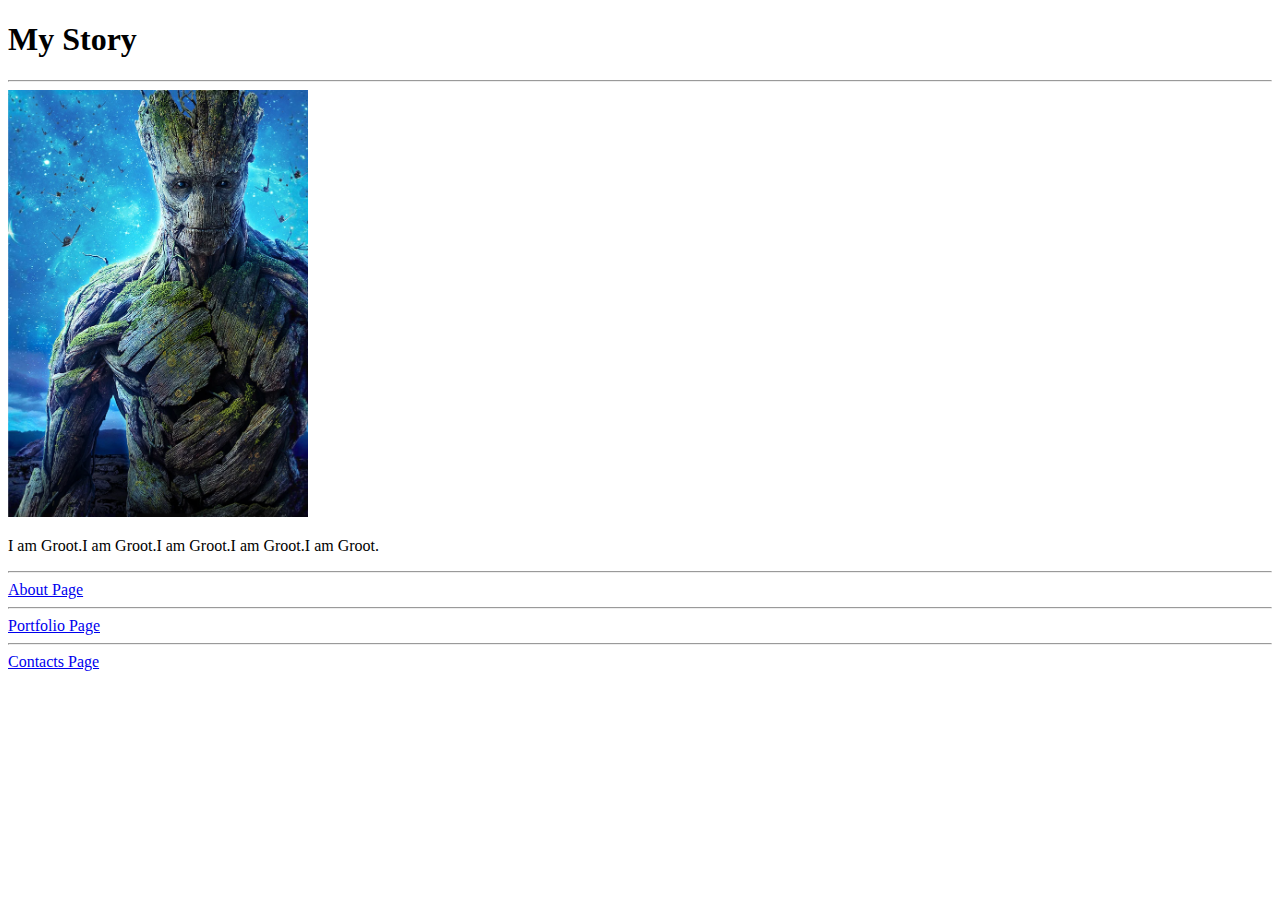
<file: index.html>
<!DOCTYPE html>
<html lang="en">
<head>
    <meta charset="UTF-8">
    <meta name="viewport" content="width=\, initial-scale=1.0">
    <title>My First Webpage</title>
</head>
<body>
    <h1>My Story</h1>
    <hr/>
    <img src="images/Groot.png" width="300px"/>
    <p>I am Groot.I am Groot.I am Groot.I am Groot.I am Groot.</p>
    <hr/>
    <a href="about.html">About Page</a>
    <hr/>
    <a href="pages/portfolio.html">Portfolio Page</a>
    <hr/>
    <a href="../contact.html">Contacts Page</a>
</body>
</html>
</file>
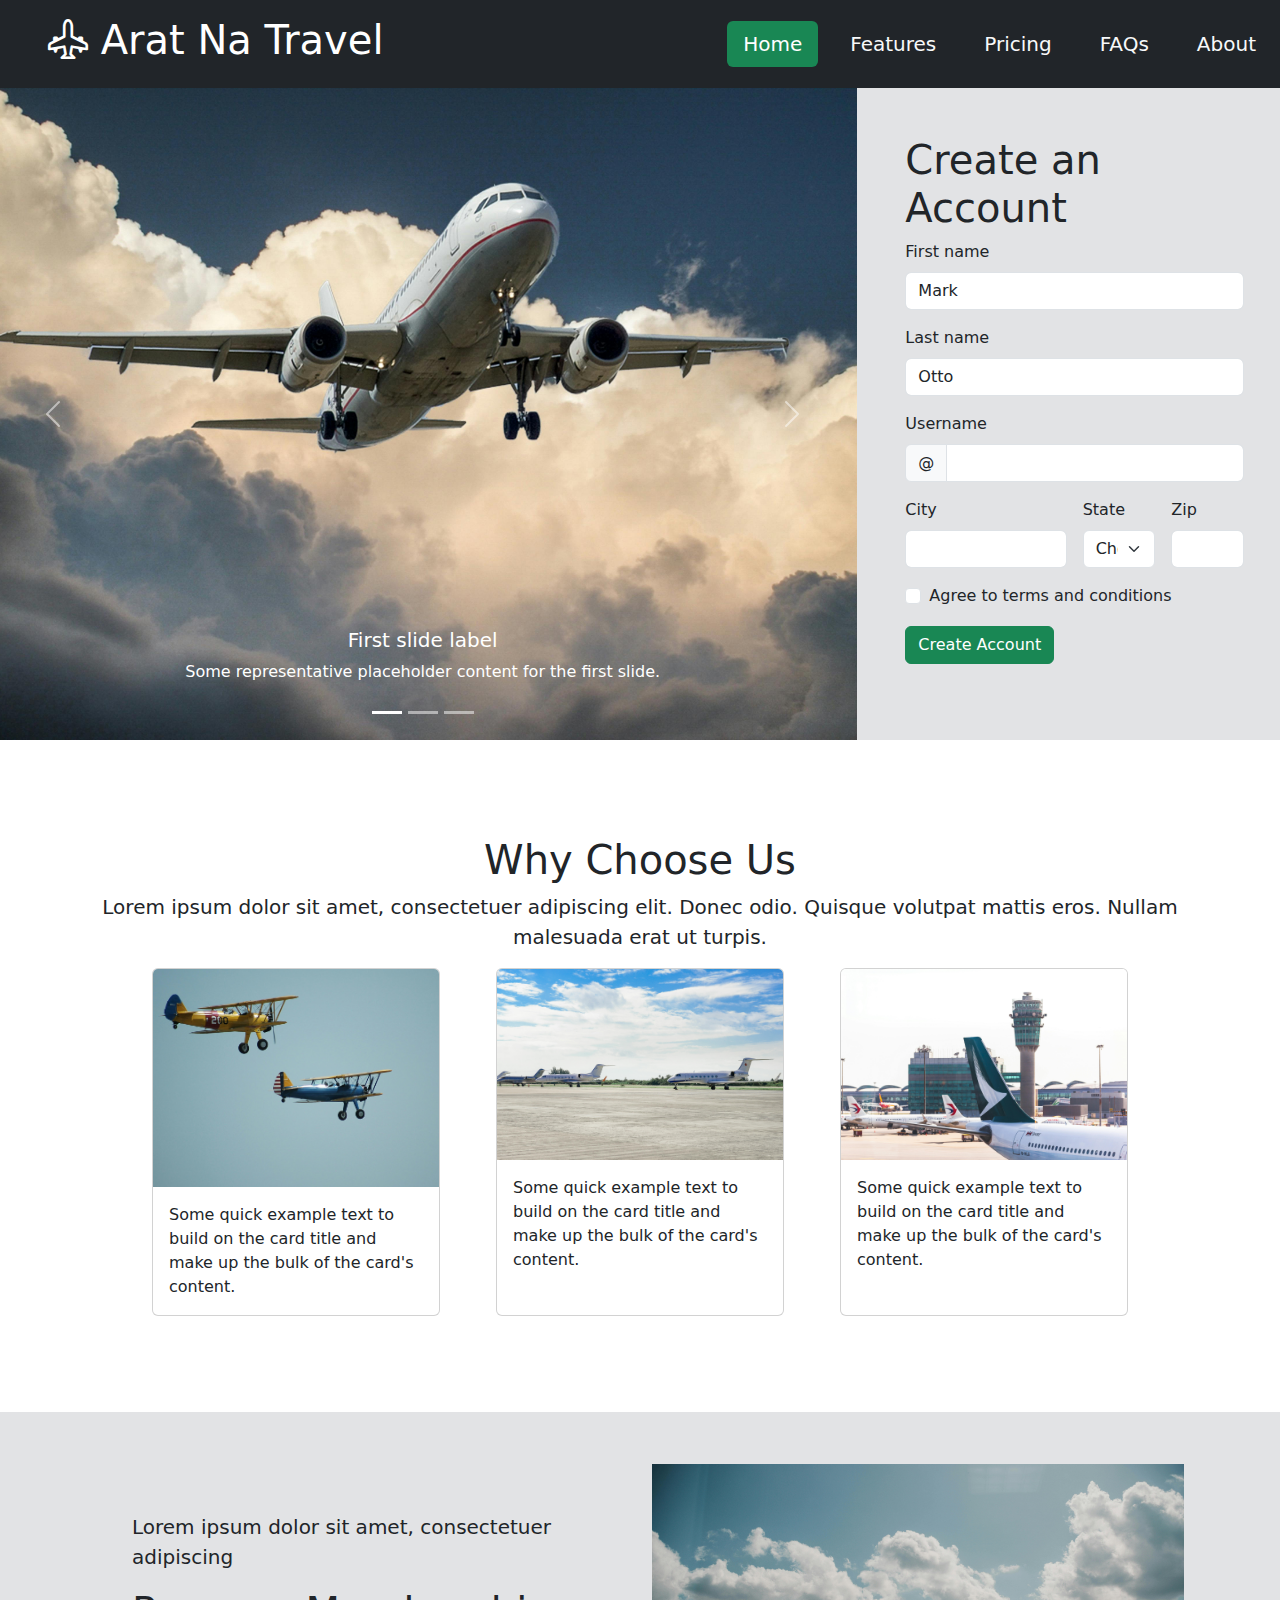
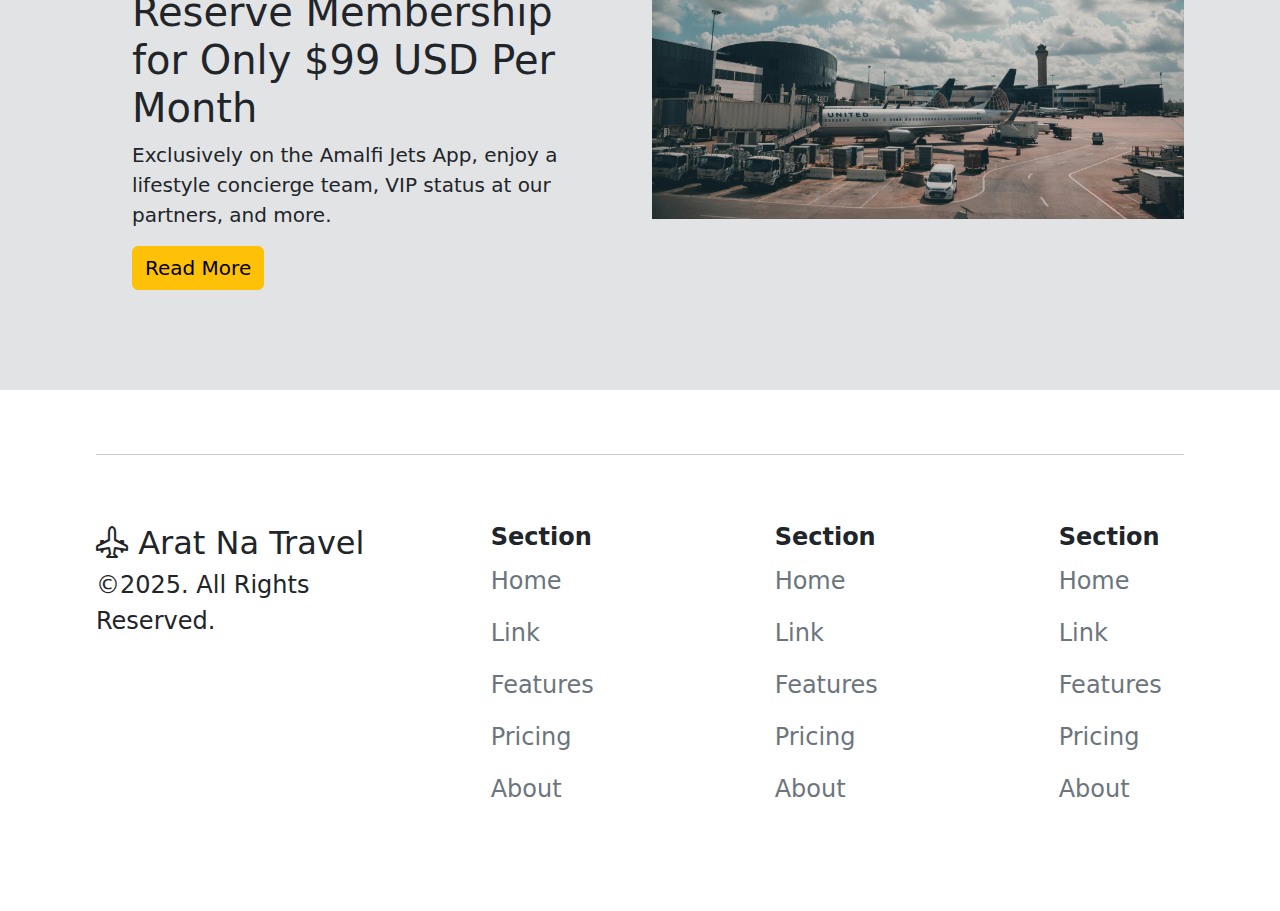
<file: sysfund-prelim-lab/index.html>
<!doctype html>
<html lang="en">
  <head>
    <meta charset="utf-8">
    <meta name="viewport" content="width=device-width, initial-scale=1">
    <title>Arat Na Travel</title>
    <link href="https://cdn.jsdelivr.net/npm/bootstrap@5.3.3/dist/css/bootstrap.min.css" rel="stylesheet">
    <link rel="stylesheet" href="https://cdn.jsdelivr.net/npm/bootstrap-icons@1.11.3/font/bootstrap-icons.min.css">
  </head>
  <body>
    <div class="d-flex bg-dark flex-row justify-content-between align-items-center">
        <div class="p-3 px-5 ">
            <h1 class="text-white bg-dark"><i class="bi bi-airplane-engines"></i> Arat Na Travel</h1>
        </div>
        <div>
            <ul class="nav nav-pills ">
                <li class="nav-item p-2">
                  <a class="nav-link bg-success fs-5 active" aria-current="page" href="#">Home</a>
                </li>
                <li class="nav-item p-2">
                  <a class="nav-link text-light fs-5" href="#">Features</a>
                </li>
                <li class="nav-item p-2">
                  <a class="nav-link text-light fs-5" href="#">Pricing</a>
                </li>
                <li class="nav-item p-2">
                  <a class="nav-link text-light fs-5" aria-disabled="true">FAQs</a>
                </li>
                <li class="nav-item p-2">
                    <a class="nav-link text-light fs-5" aria-disabled="true">About</a>
                  </li>
              </ul>
        </div>
    </div>

    <div>
        <div class="row">
          <div class="col-8 p-0">
            <div id="carouselExampleCaptions" class="carousel slide vw-50">
                <div class="carousel-indicators">
                  <button type="button" data-bs-target="#carouselExampleCaptions" data-bs-slide-to="0" class="active" aria-current="true" aria-label="Slide 1"></button>
                  <button type="button" data-bs-target="#carouselExampleCaptions" data-bs-slide-to="1" aria-label="Slide 2"></button>
                  <button type="button" data-bs-target="#carouselExampleCaptions" data-bs-slide-to="2" aria-label="Slide 3"></button>
                </div>
                <div class="carousel-inner">
                  <div class="carousel-item active">
                    <img src="./images/pic1.jpg" class="d-block w-100" alt="...">
                    <div class="carousel-caption d-none d-md-block">
                      <h5>First slide label</h5>
                      <p>Some representative placeholder content for the first slide.</p>
                    </div>
                  </div>
                  <div class="carousel-item">
                    <img src="./images/pic2.jpg" class="d-block w-100" alt="...">
                    <div class="carousel-caption d-none d-md-block">
                      <h5>Second slide label</h5>
                      <p>Some representative placeholder content for the second slide.</p>
                    </div>
                  </div>
                  <div class="carousel-item">
                    <img src="./images/pic3.jpg" class="d-block w-100" alt="...">
                    <div class="carousel-caption d-none d-md-block">
                      <h5>Third slide label</h5>
                      <p>Some representative placeholder content for the third slide.</p>
                    </div>
                  </div>
                </div>
                <button class="carousel-control-prev" type="button" data-bs-target="#carouselExampleCaptions" data-bs-slide="prev">
                  <span class="carousel-control-prev-icon" aria-hidden="true"></span>
                  <span class="visually-hidden">Previous</span>
                </button>
                <button class="carousel-control-next" type="button" data-bs-target="#carouselExampleCaptions" data-bs-slide="next">
                  <span class="carousel-control-next-icon" aria-hidden="true"></span>
                  <span class="visually-hidden">Next</span>
                </button>
              </div>
          </div>
          <div class="col p-5 bg-secondary-subtle">
            <h1>Create an Account</h1>
            <form class="row g-3 needs-validation" novalidate>
                <div class="col-md-12">
                  <label for="validationCustom01" class="form-label">First name</label>
                  <input type="text" class="form-control" id="validationCustom01" value="Mark" required>
                  <div class="valid-feedback">
                    Looks good!
                  </div>
                </div>
                <div class="col-md-12">
                  <label for="validationCustom02" class="form-label">Last name</label>
                  <input type="text" class="form-control" id="validationCustom02" value="Otto" required>
                  <div class="valid-feedback">
                    Looks good!
                  </div>
                </div>
                <div class="col-md-12">
                  <label for="validationCustomUsername" class="form-label">Username</label>
                  <div class="input-group has-validation">
                    <span class="input-group-text" id="inputGroupPrepend">@</span>
                    <input type="text" class="form-control" id="validationCustomUsername" aria-describedby="inputGroupPrepend" required>
                    <div class="invalid-feedback">
                      Please choose a username.
                    </div>
                  </div>
                </div>
                <div class="col-md-6">
                  <label for="validationCustom03" class="form-label">City</label>
                  <input type="text" class="form-control" id="validationCustom03" required>
                  <div class="invalid-feedback">
                    Please provide a valid city.
                  </div>
                </div>
                <div class="col-md-3">
                  <label for="validationCustom04" class="form-label">State</label>
                  <select class="form-select" id="validationCustom04" required>
                    <option selected disabled value="">Choose...</option>
                    <option>...</option>
                  </select>
                  <div class="invalid-feedback">
                    Please select a valid state.
                  </div>
                </div>
                <div class="col-md-3">
                  <label for="validationCustom05" class="form-label">Zip</label>
                  <input type="text" class="form-control" id="validationCustom05" required>
                  <div class="invalid-feedback">
                    Please provide a valid zip.
                  </div>
                </div>
                <div class="col-12">
                  <div class="form-check">
                    <input class="form-check-input" type="checkbox" value="" id="invalidCheck" required>
                    <label class="form-check-label" for="invalidCheck">
                      Agree to terms and conditions
                    </label>
                    <div class="invalid-feedback">
                      You must agree before submitting.
                    </div>
                  </div>
                </div>
                <div class="col-12">
                  <button class="btn btn-success" type="submit">Create Account</button>
                </div>
              </form>
          </div>
        </div>
    </div>

    <div class="m-5 p-5">
        <div class="text-center">
            <h1>Why Choose Us</h1>
            <p class="fs-5">Lorem ipsum dolor sit amet, consectetuer adipiscing elit. Donec odio. Quisque volutpat mattis eros. Nullam malesuada erat ut turpis.</p>
        </div>
        <div class="d-flex justify-content-evenly">
            <div class="card" style="width: 18rem;">
                <img src="./images/pic4.jpg" class="card-img-top" alt="...">
                <div class="card-body">
                  <p class="card-text">Some quick example text to build on the card title and make up the bulk of the card's content.</p>
                </div>
            </div>
            <div class="card" style="width: 18rem;">
                <img src="./images/pic5.jpg" class="card-img-top" alt="...">
                <div class="card-body">
                  <p class="card-text">Some quick example text to build on the card title and make up the bulk of the card's content.</p>
                </div>
            </div>
            <div class="card" style="width: 18rem;">
                <img src="./images/pic6.jpg" class="card-img-top" alt="...">
                <div class="card-body">
                  <p class="card-text">Some quick example text to build on the card title and make up the bulk of the card's content.</p>
                </div>
              </div>
        </div>
    </div>

    <div class="bg-secondary-subtle p-5">
        <div class="row p-1 px-5" >
            <div class="col-6 p-5 d-flex align-items-center">
                <div>
                    <p class="fs-5">Lorem ipsum dolor sit amet, consectetuer adipiscing</p>
                    <h1>Reserve Membership for Only $99 USD Per Month</h1>
                    <p class="fs-5">Exclusively on the Amalfi Jets App, enjoy a lifestyle concierge team, VIP status at our partners, and more.</p>
                    <button type="button" class="btn btn-warning fs-5">Read More</button>
                </div>
            </div>
            <div class="col-6">
                <img src="./images/pic7.jpg" class="img-fluid" alt="...">
            </div>
        </div>
    </div>

    <div class="p-5 mx-5">
        <hr/>
        <div>
            <div class="row py-5 gx-5">
                <div class="col-md-4">
                    <p class="fs-2 fw-medium m-0"><i class="bi bi-airplane-engines"></i> Arat Na Travel</p>
                    <p class="fs-4">©2025. All Rights Reserved.</p>
                </div>
                <div class="col-md-2">
                    <P class="px-3 m-0 fw-bold fs-4">Section</p>
                    <ul class="nav d-flex flex-column">
                        <li class="nav-item">
                          <a class="nav-link active text-secondary fs-4" aria-current="page" href="#">Home</a>
                        </li>
                        <li class="nav-item">
                          <a class="nav-link text-secondary fs-4" href="#">Link</a>
                        </li>
                        <li class="nav-item">
                          <a class="nav-link text-secondary fs-4" href="#">Features</a>
                        </li>
                        <li class="nav-item">
                            <a class="nav-link text-secondary fs-4" href="#">Pricing</a>
                          </li>
                          <li class="nav-item">
                            <a class="nav-link text-secondary fs-4" href="#">About</a>
                          </li>
                      </ul>
                </div>
                <div class="col-md-2 offset-sm-1">
                    <P class="px-3 m-0 fw-bold fs-4">Section</p>
                    <ul class="nav d-flex flex-column">
                        <li class="nav-item">
                          <a class="nav-link active text-secondary fs-4" aria-current="page" href="#">Home</a>
                        </li>
                        <li class="nav-item">
                          <a class="nav-link text-secondary fs-4" href="#">Link</a>
                        </li>
                        <li class="nav-item">
                          <a class="nav-link text-secondary fs-4" href="#">Features</a>
                        </li>
                        <li class="nav-item">
                            <a class="nav-link text-secondary fs-4" href="#">Pricing</a>
                          </li>
                          <li class="nav-item">
                            <a class="nav-link text-secondary fs-4" href="#">About</a>
                          </li>
                      </ul>
                </div>
                <div class="col-md-2 offset-md-1">
                    <P class="px-3 m-0 fw-bold fs-4">Section</p>
                    <ul class="nav d-flex flex-column">
                        <li class="nav-item">
                          <a class="nav-link active text-secondary fs-4" aria-current="page" href="#">Home</a>
                        </li>
                        <li class="nav-item">
                          <a class="nav-link text-secondary fs-4" href="#">Link</a>
                        </li>
                        <li class="nav-item">
                          <a class="nav-link text-secondary fs-4" href="#">Features</a>
                        </li>
                        <li class="nav-item">
                            <a class="nav-link text-secondary fs-4" href="#">Pricing</a>
                          </li>
                          <li class="nav-item">
                            <a class="nav-link text-secondary fs-4" href="#">About</a>
                          </li>
                      </ul>
                </div>
            </div>
        </div>
    </div>
    <script src="https://cdn.jsdelivr.net/npm/bootstrap@5.3.3/dist/js/bootstrap.bundle.min.js"></script>
  </body>
</html>
</file>
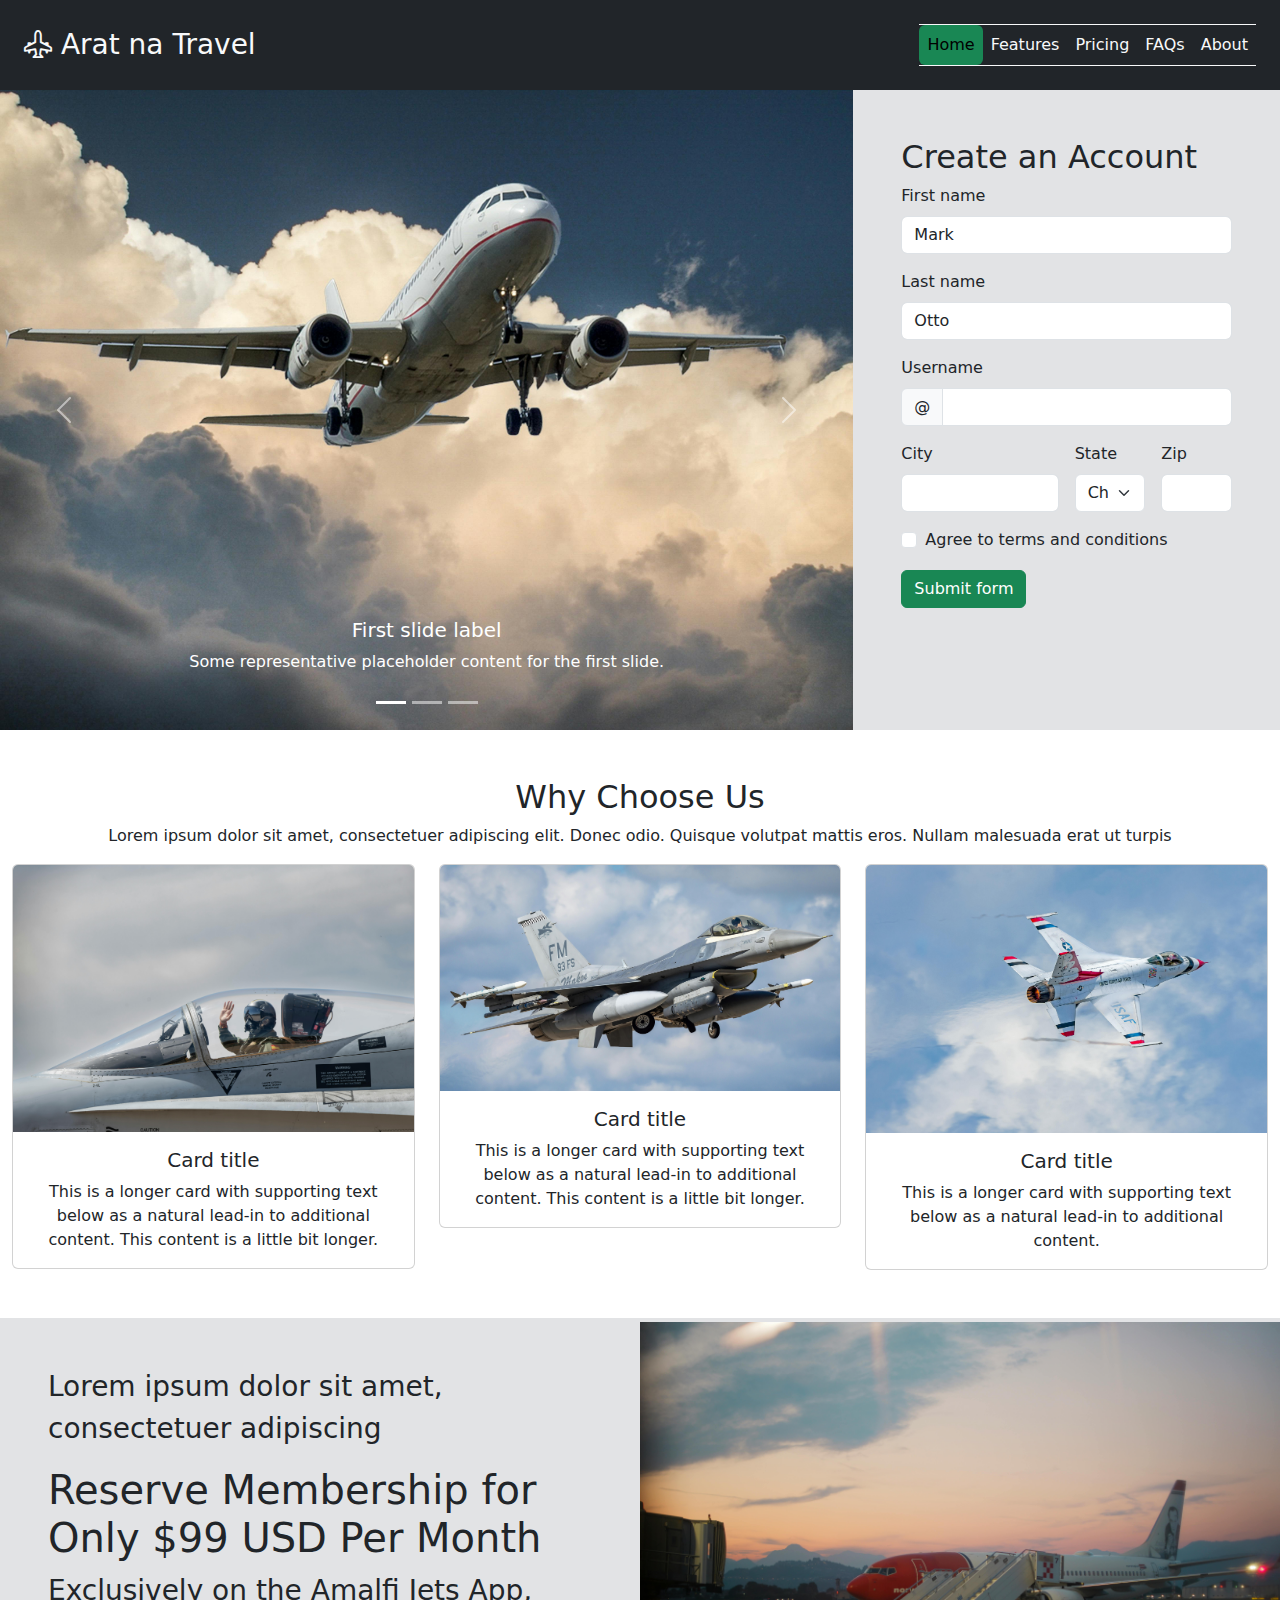
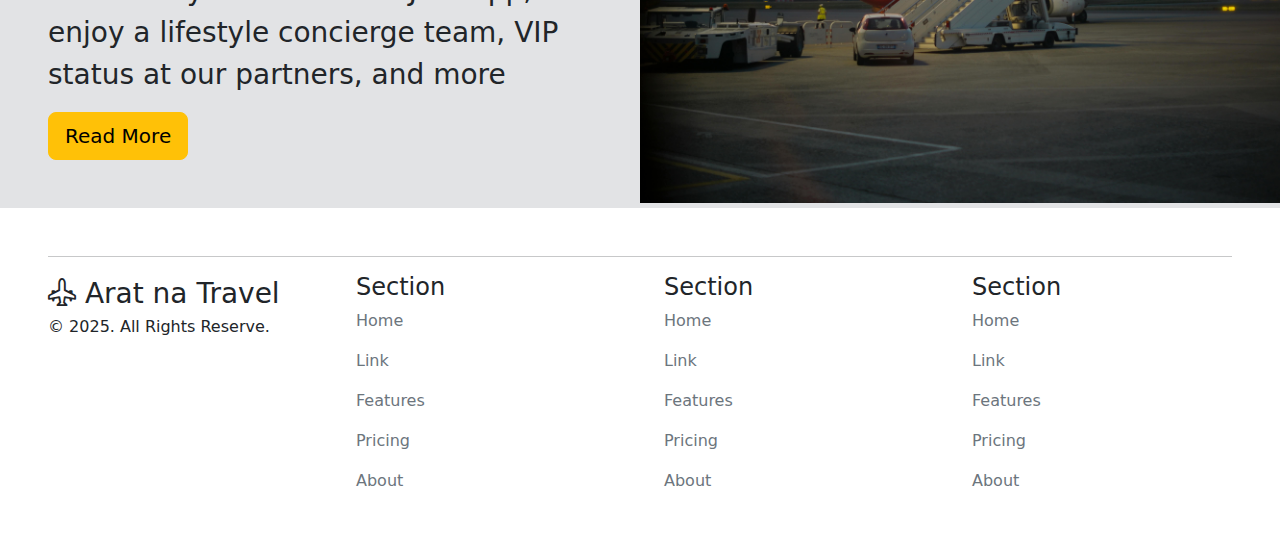
<file: week7/index.html>
<!doctype html>
<html lang="en">
  <head>
    <meta charset="utf-8">
    <meta name="viewport" content="width=device-width, initial-scale=1">
    <title>Arat na Travel</title>
    <link href="https://cdn.jsdelivr.net/npm/bootstrap@5.3.3/dist/css/bootstrap.min.css" rel="stylesheet" >
    <link rel="stylesheet" href="https://cdn.jsdelivr.net/npm/bootstrap-icons@1.11.3/font/bootstrap-icons.min.css">
  </head>
  <body>
    <section class="bg-dark p-4 container-fluid">
        <div class="d-flex justify-content-between ">
            <a href="#" class="link-light text-decoration-none fs-3"><i class="bi bi-airplane-engines"></i> Arat na Travel</a>

            <nav class="bg-dark navbar navbar-expand-md bg-body-tertiary p-0">
              <div class="container-fluid p-0 ">
                <button class="navbar-toggler " type="button" data-bs-toggle="collapse" data-bs-target="#navbarNavAltMarkup" aria-controls="navbarNavAltMarkup" aria-expanded="false" aria-label="Toggle navigation">
                  <span class="navbar-toggler-icon"></span>
                </button>
                <div class="collapse navbar-collapse" id="navbarNavAltMarkup">
                  <div class="navbar-nav bg-dark">
                    <a class="nav-link active bg-success rounded text-center" aria-current="page" href="#">Home</a>
                    <a class="nav-link active text-light text-center" aria-current="page" href="#">Features</a>
                    <a class="nav-link active text-light text-center" aria-current="page" href="#">Pricing</a>
                    <a class="nav-link active text-light text-center" aria-current="page" href="#">FAQs</a>
                    <a class="nav-link active text-light text-center" aria-current="page" href="#">About</a>
                  </div>
                </div>
              </div>
            </nav>
        </div>
    </section>

    <section class="container-fluid p-0">
        <div class="row g-0">
            <div class="col-sm-12 col-md-12 col-lg-12 col-xl-8"> 
                <div id="carouselExampleCaptions" class="carousel slide">
                    <div class="carousel-indicators">
                      <button type="button" data-bs-target="#carouselExampleCaptions" data-bs-slide-to="0" class="active" aria-current="true" aria-label="Slide 1"></button>
                      <button type="button" data-bs-target="#carouselExampleCaptions" data-bs-slide-to="1" aria-label="Slide 2"></button>
                      <button type="button" data-bs-target="#carouselExampleCaptions" data-bs-slide-to="2" aria-label="Slide 3"></button>
                    </div>
                    <div class="carousel-inner">
                      <div class="carousel-item active">
                        <img src="./images/pic1.jpg" class="d-block w-100" alt="...">
                        <div class="carousel-caption d-none d-md-block">
                          <h5>First slide label</h5>
                          <p>Some representative placeholder content for the first slide.</p>
                        </div>
                      </div>
                      <div class="carousel-item">
                        <img src="./images/pic2.jpg" class="d-block w-100" alt="...">
                        <div class="carousel-caption d-none d-md-block">
                          <h5>Second slide label</h5>
                          <p>Some representative placeholder content for the second slide.</p>
                        </div>
                      </div>
                      <div class="carousel-item">
                        <img src="./images/pic3.jpg" class="d-block w-100" alt="...">
                        <div class="carousel-caption d-none d-md-block">
                          <h5>Third slide label</h5>
                          <p>Some representative placeholder content for the third slide.</p>
                        </div>
                      </div>
                    </div>
                    <button class="carousel-control-prev" type="button" data-bs-target="#carouselExampleCaptions" data-bs-slide="prev">
                      <span class="carousel-control-prev-icon" aria-hidden="true"></span>
                      <span class="visually-hidden">Previous</span>
                    </button>
                    <button class="carousel-control-next" type="button" data-bs-target="#carouselExampleCaptions" data-bs-slide="next">
                      <span class="carousel-control-next-icon" aria-hidden="true"></span>
                      <span class="visually-hidden">Next</span>
                    </button>
                  </div>
            </div>
            
            <div class="col-sm-12 col-md-12 col-xl-4 p-5 bg-secondary-subtle">
                <h2>Create an Account</h2>
                <form class="row g-3 needs-validation" novalidate>
                    <div class="col-12">
                      <label for="validationCustom01" class="form-label">First name</label>
                      <input type="text" class="form-control" id="validationCustom01" value="Mark" required>
                      <div class="valid-feedback">
                        Looks good!
                      </div>
                    </div>
                    <div class="col-12">
                      <label for="validationCustom02" class="form-label">Last name</label>
                      <input type="text" class="form-control" id="validationCustom02" value="Otto" required>
                      <div class="valid-feedback">
                        Looks good!
                      </div>
                    </div>
                    <div class="col-12">
                      <label for="validationCustomUsername" class="form-label">Username</label>
                      <div class="input-group has-validation">
                        <span class="input-group-text" id="inputGroupPrepend">@</span>
                        <input type="text" class="form-control" id="validationCustomUsername" aria-describedby="inputGroupPrepend" required>
                        <div class="invalid-feedback">
                          Please choose a username.
                        </div>
                      </div>
                    </div>
                    <div class="col-md-6">
                      <label for="validationCustom03" class="form-label">City</label>
                      <input type="text" class="form-control" id="validationCustom03" required>
                      <div class="invalid-feedback">
                        Please provide a valid city.
                      </div>
                    </div>
                    <div class="col-md-3">
                      <label for="validationCustom04" class="form-label">State</label>
                      <select class="form-select" id="validationCustom04" required>
                        <option selected disabled value="">Choose...</option>
                        <option>...</option>
                      </select>
                      <div class="invalid-feedback">
                        Please select a valid state.
                      </div>
                    </div>
                    <div class="col-md-3">
                      <label for="validationCustom05" class="form-label">Zip</label>
                      <input type="text" class="form-control" id="validationCustom05" required>
                      <div class="invalid-feedback">
                        Please provide a valid zip.
                      </div>
                    </div>
                    <div class="col-12">
                      <div class="form-check">
                        <input class="form-check-input" type="checkbox" value="" id="invalidCheck" required>
                        <label class="form-check-label" for="invalidCheck">
                          Agree to terms and conditions
                        </label>
                        <div class="invalid-feedback">
                          You must agree before submitting.
                        </div>
                      </div>
                    </div>
                    <div class="col-12">
                      <button class="btn btn-success" type="submit">Submit form</button>
                    </div>
                  </form>
            </div>    
        </div>
    </section>
    <section class="text-center my-5 container-fluid">
        <h2>Why Choose Us</h2>
        <p>Lorem ipsum dolor sit amet, consectetuer adipiscing elit. Donec odio. Quisque volutpat mattis eros. Nullam malesuada erat ut turpis</p>
        <div class="row row-cols-1 row-cols-md-3 g-4">
          <div class="col">
            <div class="card">
              <img src="./images/pic4.jpg" class="card-img-top" alt="...">
              <div class="card-body">
                <h5 class="card-title">Card title</h5>
                <p class="card-text">This is a longer card with supporting text below as a natural lead-in to additional content. This content is a little bit longer.</p>
              </div>
            </div>
          </div>
          <div class="col">
            <div class="card">
              <img src="./images/pic5.jpg" class="card-img-top" alt="...">
              <div class="card-body">
                <h5 class="card-title">Card title</h5>
                <p class="card-text">This is a longer card with supporting text below as a natural lead-in to additional content. This content is a little bit longer.</p>
              </div>
            </div>
          </div>
          <div class="col">
            <div class="card">
              <img src="./images/pic6.jpg" class="card-img-top" alt="...">
              <div class="card-body">
                <h5 class="card-title">Card title</h5>
                <p class="card-text">This is a longer card with supporting text below as a natural lead-in to additional content.</p>
              </div>
            </div>
          </div>
        </div>
    </section>

    <section class="bg-secondary-subtle container-fluid p-0">
        <div class="row align-items-center p-0 m-0">
            <div class="col-md-6 col-sm-12 text-start p-5">
                <p class="fs-3">Lorem ipsum dolor sit amet, consectetuer adipiscing</p>
                <h1>Reserve Membership for Only $99 USD Per Month</h1>
                <p class="fs-3">Exclusively on the Amalfi Jets App, enjoy a lifestyle concierge team, VIP status at our partners, and more</p>
                <button type="button" class="btn btn-warning btn-lg">Read More</button>
            </div>
            <div class="col-md-6 col-sm-12 p-0 m-0 ">
                <img src="./images/pic7.jpg" class="img-fluid  " alt="...">
            </div>
        </div>
    </section>
    <footer class="m-5">
      <hr/>
        <div class="row justify-content-around g-5">
            <div class="col-xl-3 col-lg-6 col-md-12">
                <a href="#" class="link-dark text-decoration-none fs-3"><i class="bi bi-airplane-engines"></i> Arat na Travel</a>
                <p>© 2025. All Rights Reserve.</p>

            </div>
            <div class="col-xl-3 col-lg-4 col-md-6 col-sm-12">
                <h4>Section</h4>
                <p><a href="#" class="link-secondary text-decoration-none">Home</a></p>
                <p><a href="#" class="link-secondary text-decoration-none">Link</a></p>
                <p><a href="#" class="link-secondary text-decoration-none">Features</a></p>
                <p><a href="#" class="link-secondary text-decoration-none">Pricing</a></p>
                <p><a href="#" class="link-secondary text-decoration-none">About</a></p>

            </div>
            <div class="col-xl-3 col-lg-4 col-md-6 col-sm-12">
                <h4>Section</h4>
                <p><a href="#" class="link-secondary text-decoration-none">Home</a></p>
                <p><a href="#" class="link-secondary text-decoration-none">Link</a></p>
                <p><a href="#" class="link-secondary text-decoration-none">Features</a></p>
                <p><a href="#" class="link-secondary text-decoration-none">Pricing</a></p>
                <p><a href="#" class="link-secondary text-decoration-none">About</a></p>

            </div>
            <div class="col-xl-3 col-lg-4 col-md-12 col-sm-12">
                <h4>Section</h4>
                <p><a href="#" class="link-secondary text-decoration-none">Home</a></p>
                <p><a href="#" class="link-secondary text-decoration-none">Link</a></p>
                <p><a href="#" class="link-secondary text-decoration-none">Features</a></p>
                <p><a href="#" class="link-secondary text-decoration-none">Pricing</a></p>
                <p><a href="#" class="link-secondary text-decoration-none">About</a></p>
            </div>

        </div>

    </footer>


    <script src="https://cdn.jsdelivr.net/npm/bootstrap@5.3.3/dist/js/bootstrap.bundle.min.js"></script>
  </body>
</html>
</file>
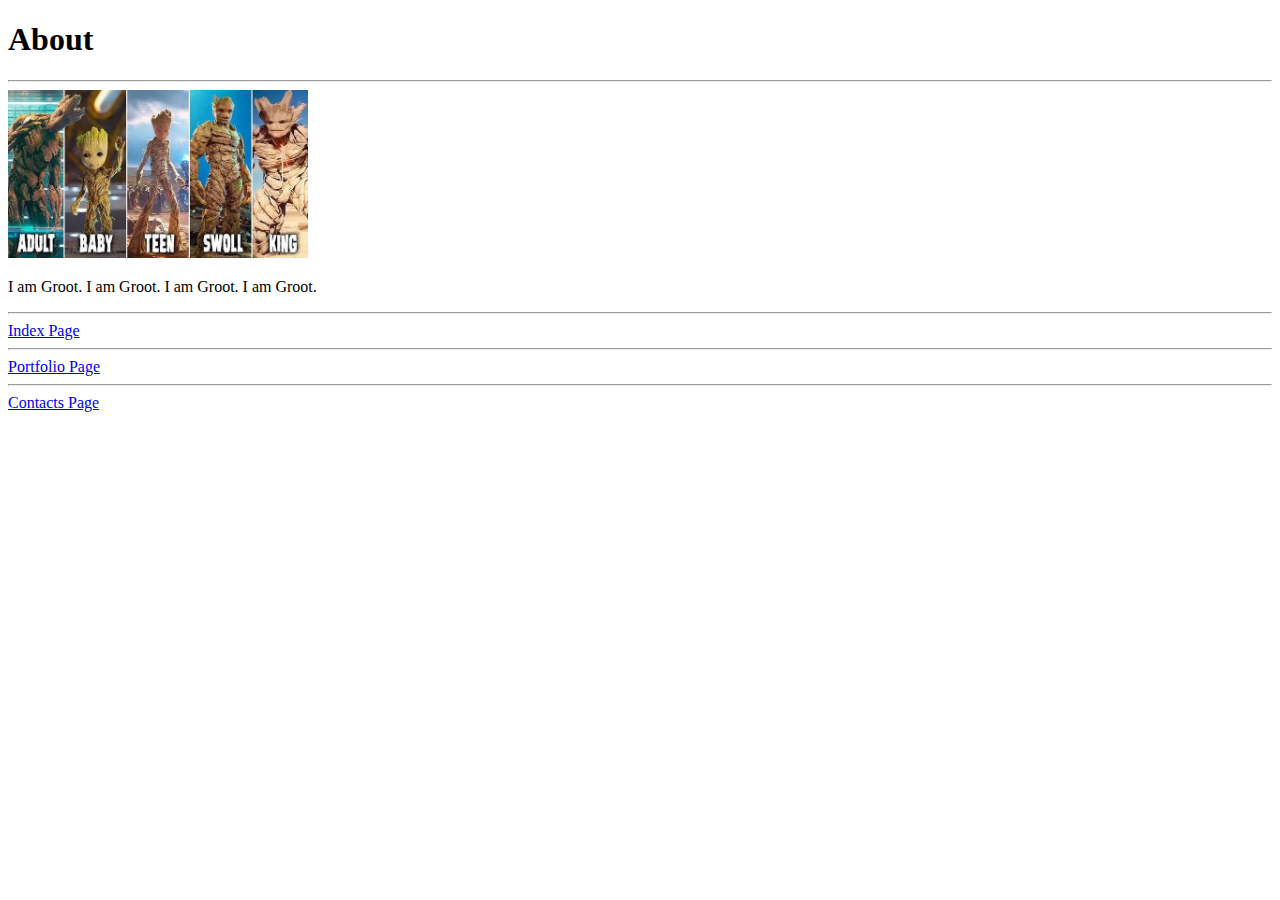
<file: about.html>
<!DOCTYPE html>
<html lang="en">
<head>
    <meta charset="UTF-8">
    <meta name="viewport" content="width=device-width, initial-scale=1.0">
    <title>Document</title>
</head>
<body>
    <h1>About</h1>
    <hr/>
    <img src="images/what-is-your-favorite-groot-v0-353eod0w46mc1.webp" width="300px"/>
    <p>I am Groot. I am Groot. I am Groot. I am Groot.</p>
    <hr/>
    <a href="../index.html">Index Page</a>
    <hr/>
    <a href="pages/portfolio.html">Portfolio Page</a>
    <hr/>
    <a href="../contact.html">Contacts Page</a>
</body>
</html>
</file>
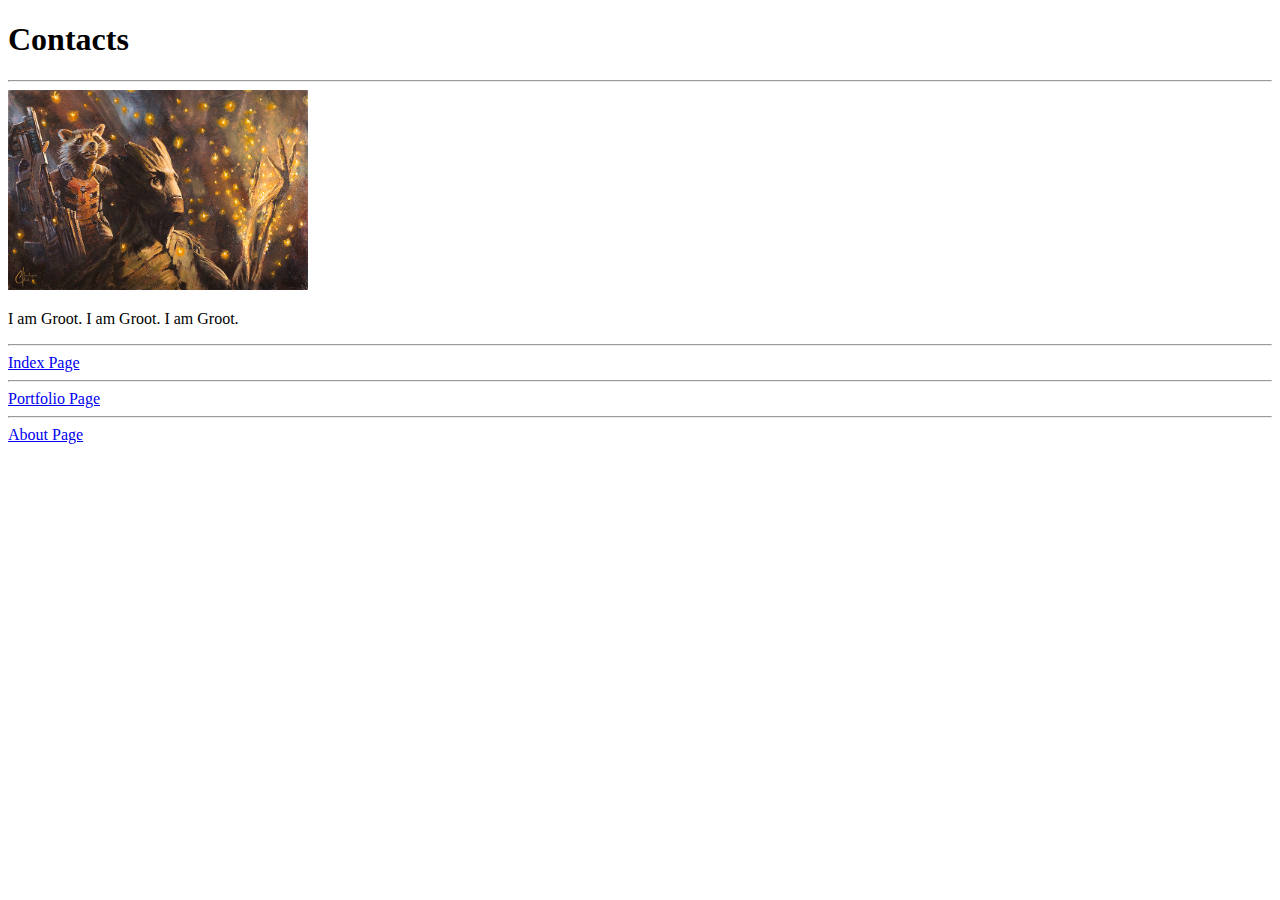
<file: contact.html>
<!DOCTYPE html>
<html lang="en">
<head>
    <meta charset="UTF-8">
    <meta name="viewport" content="width=<h2>, initial-scale=1.0">
    <title>Document</title>
</head>
<body>
    <h1>Contacts</h1>
    <hr/>
    <img src="images/marvel-rocket-and-groot-seeing-in-the-dark-christopher-clark.jpg" width="300px"/>
    <p>I am Groot. I am Groot. I am Groot.</p>
    <hr/>
    <a href="index.html">Index Page</a>
    <hr/>
    <a href="pages/portfolio.html">Portfolio Page</a>
    <hr/>
    <a href="about.html">About Page</a>
</body>
</html>
</file>
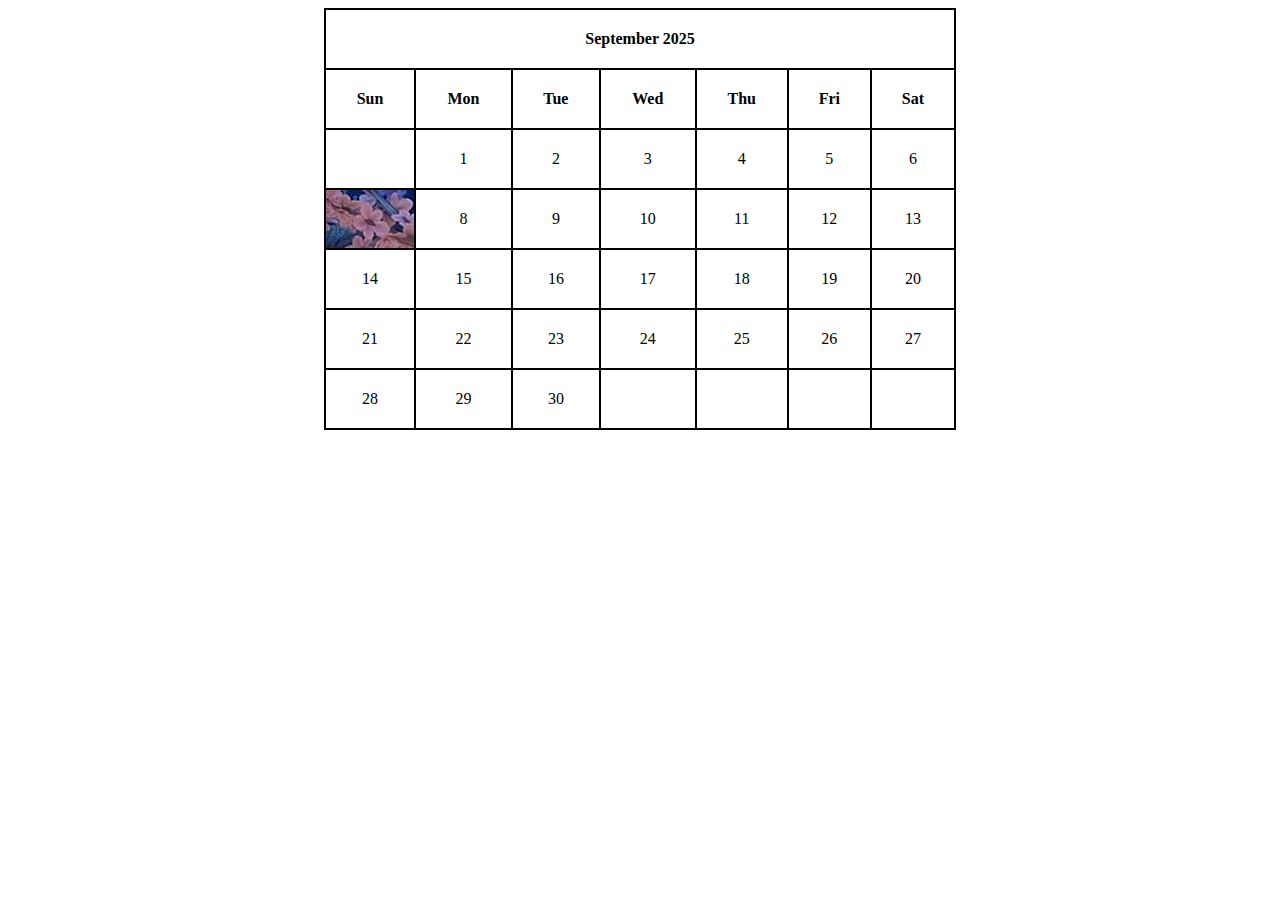
<file: calendar/birthmonth.html>
<!DOCTYPE html>
<html lang="en">
<head>
    <style>
        table, th, td {
          border: 2px solid black;
          border-collapse: collapse;
          text-align: center;
          padding: 20px;
        }
        table{
            margin-left: auto;
            margin-right: auto;
        }
    </style>
    <meta charset="UTF-8">
    <title>Birthmonth</title>
</head>
<body>
    <table style="width:50%" style="height: auto;">
        <tr>
            <th colspan="7">September 2025</th>
        </tr>
        <tr>
            <th>Sun</th>
            <th>Mon</th> 
            <th>Tue</th>
            <th>Wed</th>
            <th>Thu</th>
            <th>Fri</th>
            <th>Sat</th>
        </tr>
        <tr>
            <td></td>
            <td>1</td>
            <td>2</td>
            <td>3</td>
            <td>4</td>
            <td>5</td>
            <td>6</td>
        </tr>
        <tr>
            <td style="background-image: url('../images/Oogway.webp')"></td>
            <td>8</td>
            <td>9</td>
            <td>10</td>
            <td>11</td>
            <td>12</td>
            <td>13</td>
        </tr>
        <tr>
            <td>14</td>
            <td>15</td>
            <td>16</td>
            <td>17</td>
            <td>18</td>
            <td>19</td>
            <td>20</td>
        </tr>
        <tr>
            <td>21</td>
            <td>22</td>
            <td>23</td>
            <td>24</td>
            <td>25</td>
            <td>26</td>
            <td>27</td>
        </tr>
        <tr>
            <td>28</td>
            <td>29</td>
            <td>30</td>
            <td></td>
            <td></td>
            <td></td>
            <td></td>
        </tr>
    
      </table>
</body>
</html>
</file>
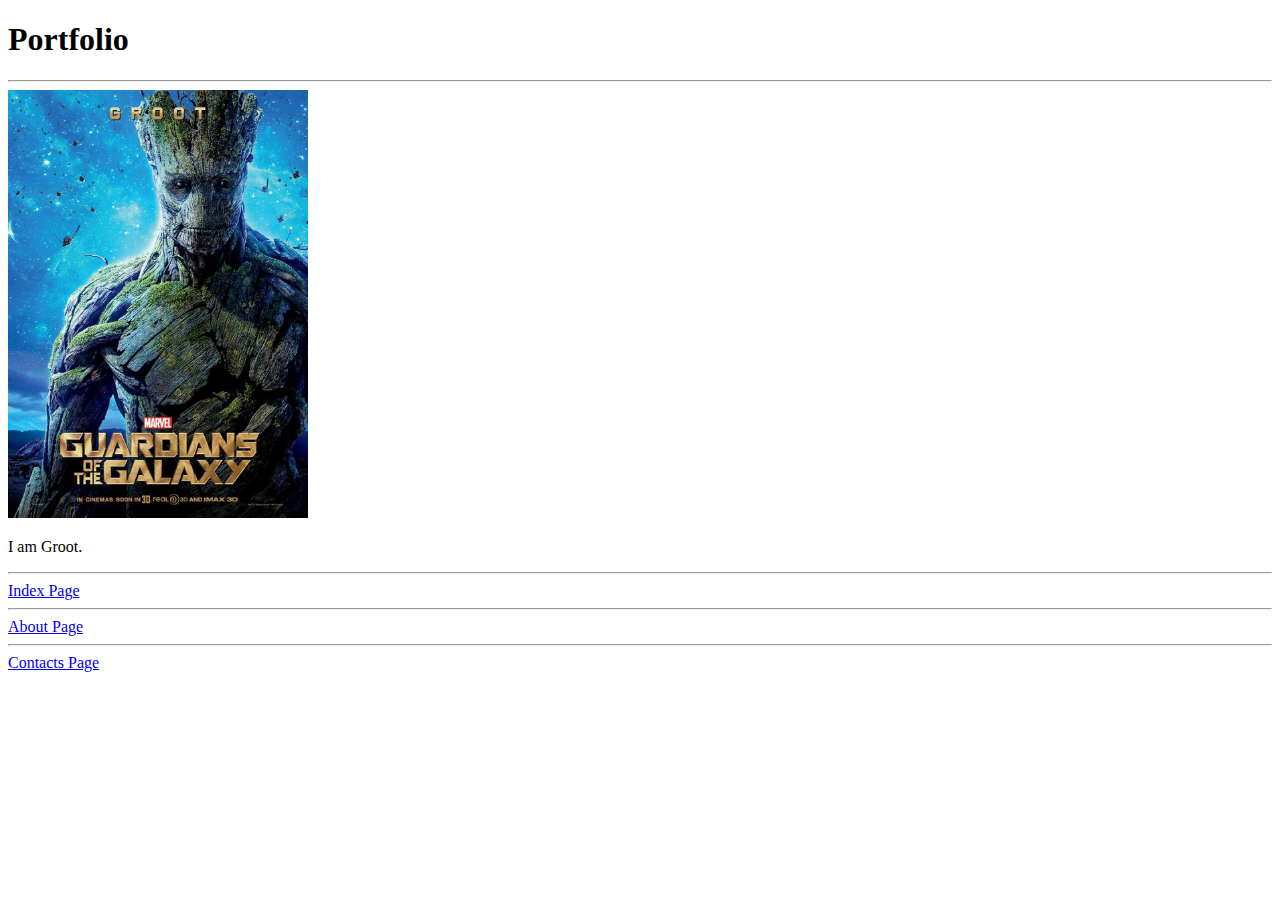
<file: pages/portfolio.html>
<!DOCTYPE html>
<html lang="en">
<head>
    <meta charset="UTF-8">
    <meta name="viewport" content="width=device-width, initial-scale=1.0">
    <title>Portfolio</title>
</head>
<body>
    <h1>Portfolio</h1>
    <hr/>
    <img src="../images/Guardians_of_the_Galaxy_Groot_movie_poster.webp" width="300px"/>
    <p>I am Groot.</p>
    <hr/>
    <a href="../index.html">Index Page</a>
    <hr/>
    <a href="../about.html">About Page</a>
    <hr/>
    <a href="../contact.html">Contacts Page</a>
</body>
</html>
</file>
